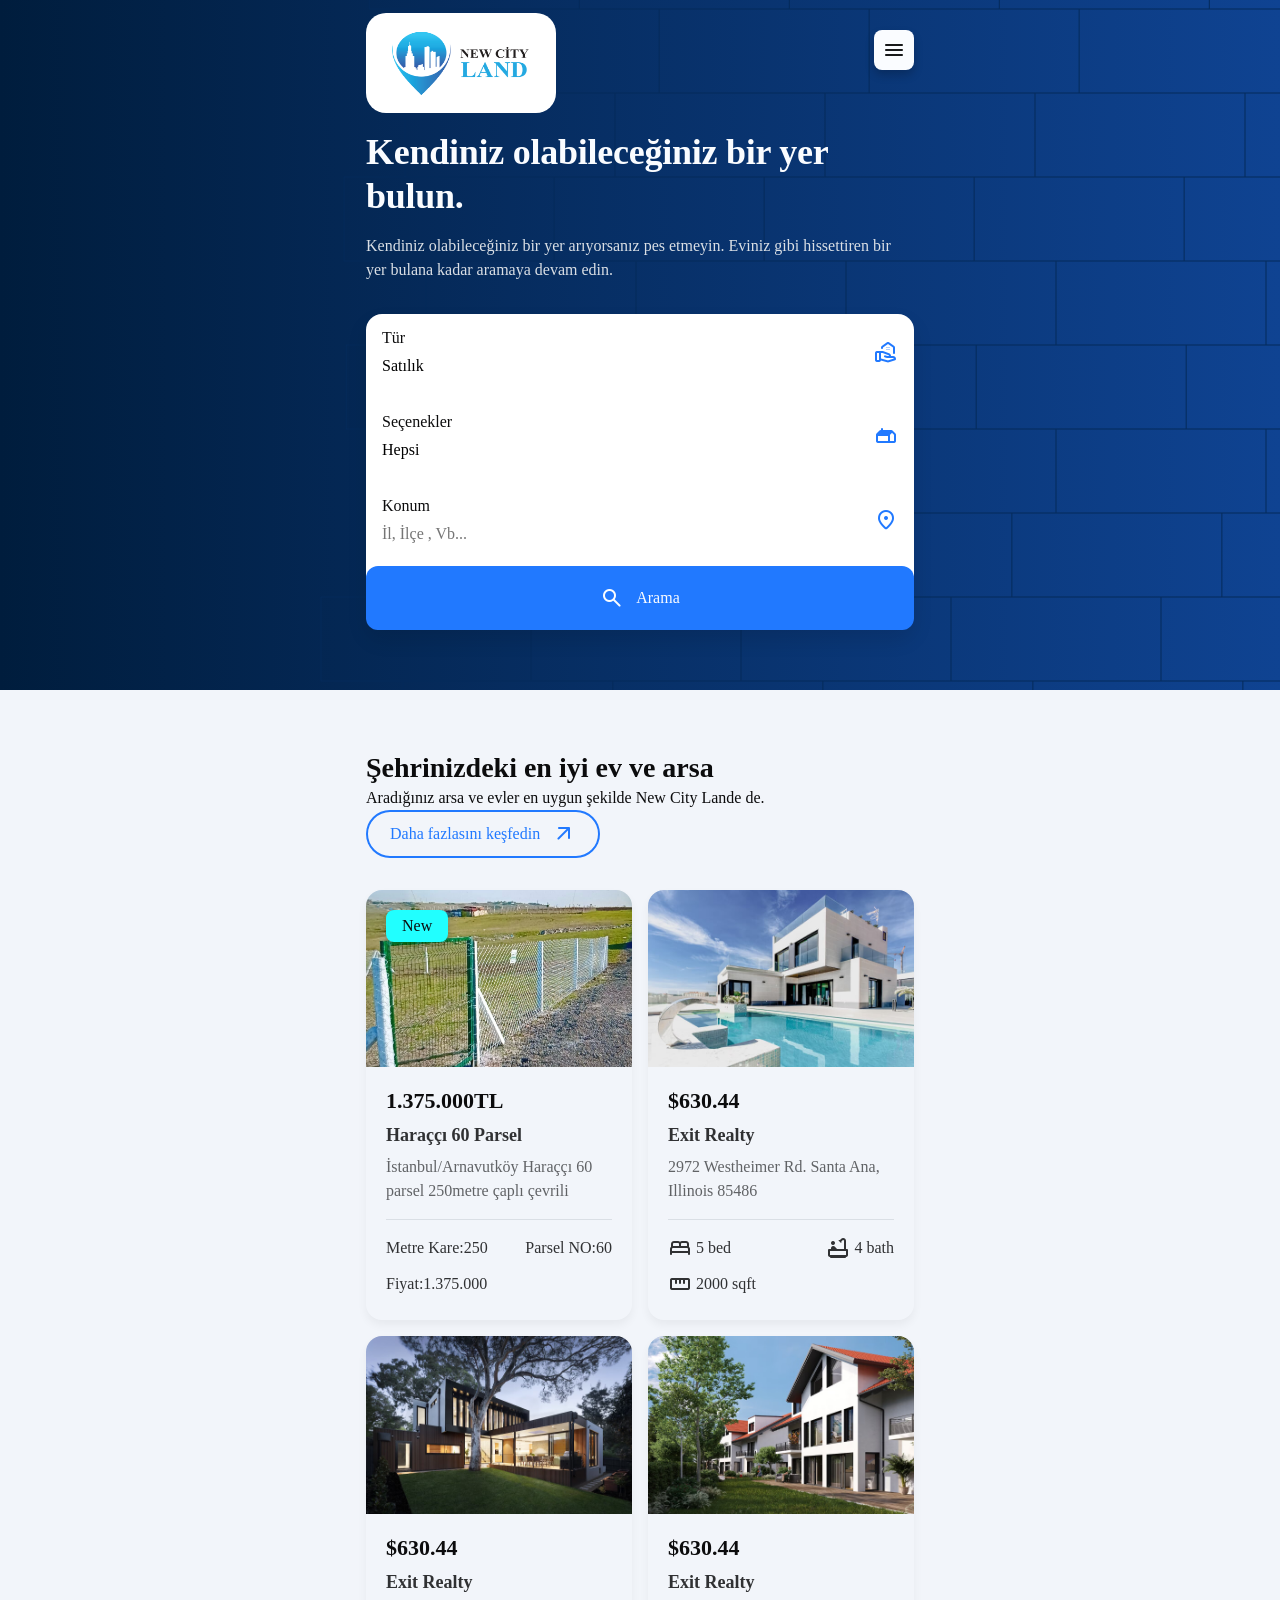
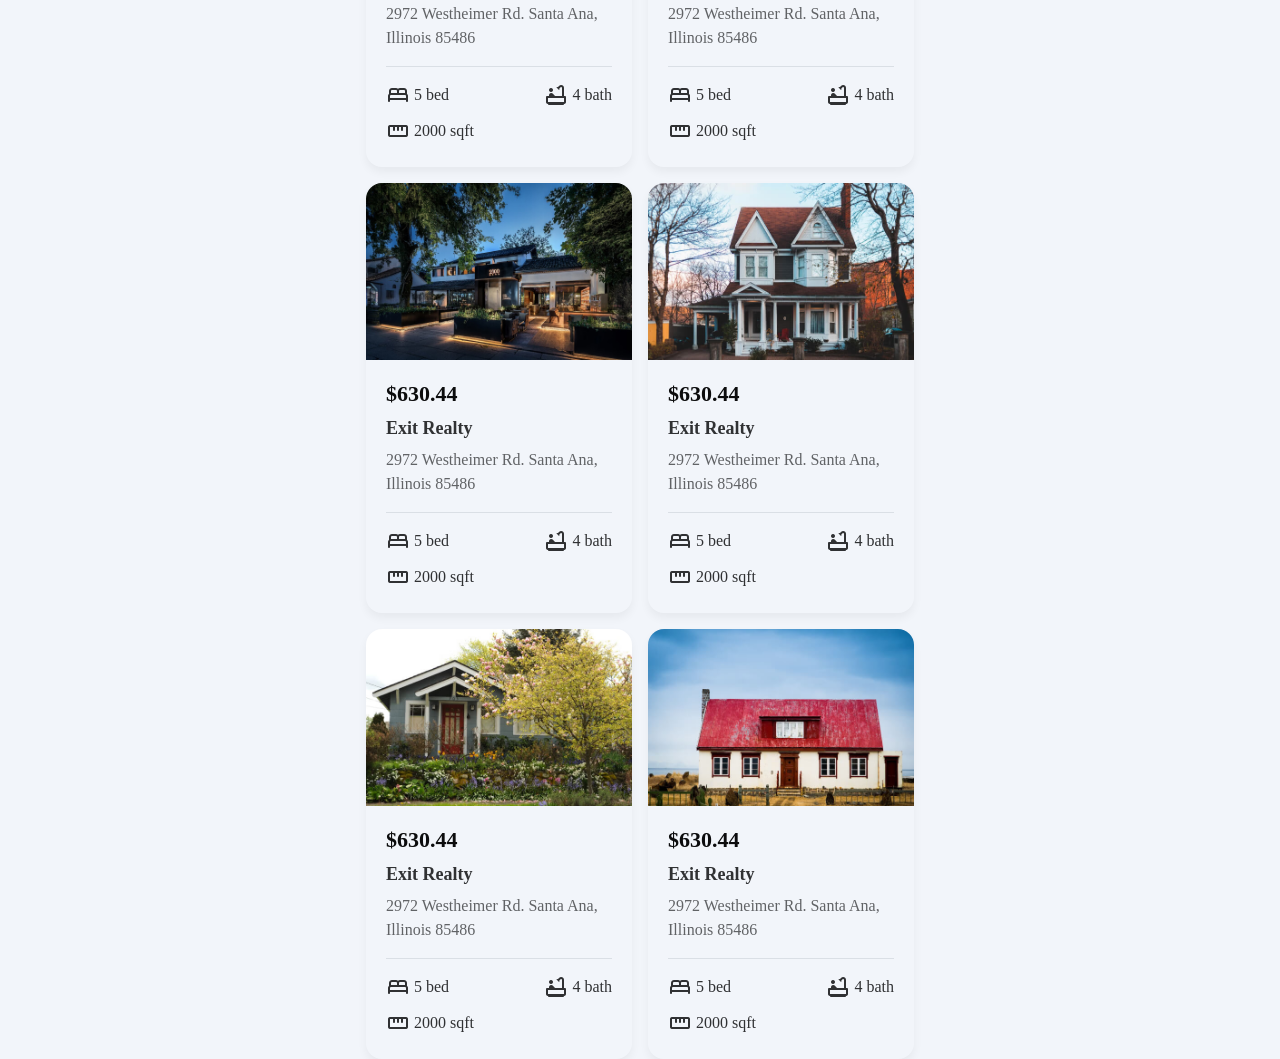
<file: Website_RealEstate/index.html>
<!DOCTYPE html>
<html lang="en">
<head>
    <meta charset="UTF-8">
    <meta name="viewport" content="width=device-width, initial-scale=1.0">


    <title>New City Lande</title>
    <meta name="title" content="New City Lande">
    <meta name="description" content="TalhaYILMAZ tarafından oluşturulan web sitesidir">

    <!-- 
        - Site simgesi
    -->
    <link rel="shortcut icon" href="./favicon.svg" type="image/svg+xml">

    <!--
        - google font linkleri
    -->
    <link rel="preconnect" href="https://fonts.googleapis.com">
    <link rel="preconnect" href="https://fonts.gstatic.com" crossorigin>
    <link href="https://fonts.googleapis.com/css2?family=Montserrat:wght@400;600;700&display=swap" rel="stylesheet">
    
    <!-- 
        - google ikon linkleri
    -->
    <link rel="stylesheet" href="https://fonts.googleapis.com/css2?family=Material+Symbols+Rounded:opsz,wght,FILL,GRAD@24,400,0..1,0" />

    <!--
        - custom css link
    -->
    <link rel="stylesheet" href="./assets/css/style.css">

    <!--
        custom js link
    -->
    <script src="./assets/js/script.js" defer></script>

    <!--
        - önden yüklenmiş görseller
    -->
    
</head>
<body>
    
    <!--
        -#HEADER
    -->
    <header class="header" data-header>
        <div class="container">

            <a href="#" class="logo">
                <img class="asddsa" src="./assets/images/New City Land Logo-1.png" width="190" height="28" alt="New City Lande">
            </a>

            <nav class="navbar" data-navbar>

                <ul class="navbar-list">
                    
                    <li>
                        <a href="#" class="navbar-link label-medium">Menü</a>
                    </li>

                    <li>
                        <a href="#" class="navbar-link label-medium">Kiralık</a>
                    </li>

                    <li>
                        <a href="#" class="navbar-link label-medium">Sat</a>
                    </li>

                    <li>
                        <a href="#" class="navbar-link label-medium">Satılık</a>
                    </li>

                    <li>
                        <a href="#" class="navbar-link label-medium">Hakkında</a>
                    </li>


                </ul>

                <div class="navbar-wrapper">
                    <a href="#" class="btn-link label-medium">Giriş</a>

                    <a href="#" class="btn btn-fill label-medium">Başlayalım</a>
                </div>

            </nav>

            <button class="nav-toogle-btn icon-btn" aria-label="toogle navbar" data-nav-toggler>
                <span class="material-symbols-rounded open" aria-hidden="true">menu</span>

                <span class="material-symbols-rounded close" aria-hidden="true">close</span>
            </button>


        </div>
    </header>

    <main>
        <article>
            <!--
                - #ARAMA
            -->

            <section class="hero">
                <div class="container">

                    <div class="hero-contect">

                        <h1 class="headline-large hero-title">Kendiniz olabileceğiniz bir yer bulun.</h1>

                        <p class="body-large hero-text">
                            Kendiniz olabileceğiniz bir yer arıyorsanız pes etmeyin. Eviniz gibi hissettiren bir yer bulana kadar aramaya devam edin.

                        <form action="./" method="get" class="search-bar">

                            <label class="search-item">
                                <span class="label-medium label">Tür</span>

                                <select name="want-to" class="search-item-field body-medium">
                                    <option value="buy" selected>Satılık</option>
                                    <option value="sell">Sat</option>
                                    <option value="rent">Kiralık</option>
                                </select>

                                <span class="material-symbols-rounded" aria-hidden="true">real_estate_agent</span>
                            </label>


                            <label class="search-item">
                                <span class="label-medium label">Seçenekler</span>

                                <select name="property-type" class="search-item-field body-medium">
                                    <option value="any" selected>Hepsi</option>
                                    <option value="houses">evler</option>
                                    <option value="apartments">apartmanlar</option>
                                    <option value="villa">Villa</option>
                                    <option value="townhome">Arsa</option>
                                    <option value="bungalow">Tarla</option>
                                    <option value="loft">Tarla</option>
                                </select>

                                <span class="material-symbols-rounded" aria-hidden="true">gite</span>
                            </label>

                            <label class="search-item">
                                <span class="label-medium label">Konum</span>

                                <input type="text" name="location" placeholder="İl, İlçe , Vb..." class="search-item-field body-medium">

                                <span class="material-symbols-rounded" aria-hidden="true">location_on</span>
                            </label>

                            <button type="submit" class="search-btn">
                                <span class="material-symbols-rounded" aria-hidden="true">search</span>

                                <span class="label-medium">Arama</span>
                            </button>

                        </form>

                    </div>

                    <img src="./assets/images/hero.png" width="816" height="659" role="presentation" class="hero-banner">

                    <img src="./assets/images/bg-pattern.png" width="1240" height="840" role="presentation" class="bg-pattern">


                </div>
            </section>



            <!--
                - #İLANLAR
            -->
            
            <section class="section property" aria-labelledby="property-label">
                <div class="container">

                    <div class="title-wrapper">

                        <div>
                            <h2 class="section-title headline-small">Şehrinizdeki en iyi ev ve arsa</h2>

                            <p class="section-text body-large">
                               Aradığınız arsa ve evler en uygun şekilde New City Lande de.
                            </p>
                        </div>
                        
                        <a href="#" class="btn btn-outline">
                            <span class="label-medium">Daha fazlasını keşfedin</span>

                            <span class="material-symbols-rounded" aria-hidden="true">arrow_outward</span>
                        </a>


                    </div>

                    <div class="property-list">
                        <!--
                            #İLAN 1
                        -->
                        <div class="card">

                            <div class="card-banner">

                                <figure class="img-holder" style="--width: 585; --height: 390;">
                                <img src="./assets/images/haraççı60.jpg" width="585" height="390" alt="COVA Home Realty" class="img-cover">
                                </figure>

                                <span class="badge label-medium">New</span>

                                <button class="icon-btn fav-btn" aria-label="add to favorite" data-toggle-btn>
                                    <span class="material-symbols-rounded" aria-hidden="true">favorite</span>
                                </button>
                            </div>

                            <div class="card-content">
                                <span class="title-large">1.375.000TL</span>
    
                                <h3>
                                    <a href="" class="title-small card-title">Haraççı 60 Parsel</a>
                                </h3>
    
                                <address class="body-medium card-text">
                                   İstanbul/Arnavutköy  Haraççı 60 parsel 250metre çaplı çevrili
                                </address>
    
                                <div class="card-meta-list">
    
                                    <div class="meta-item">
                                        <span class="meta-text label-medium">Metre Kare:250</span>
                                    </div>
    
                                    <div class="meta-item">
                                        <span class="meta-text label-medium">Parsel NO:60</span>
                                    </div>
    
                                    <div class="meta-item">
                                        <span class="meta-text label-medium">Fiyat:1.375.000</span>
                                    </div>
                                </div>
    
                            </div>

                        </div>
                        
                        <!--
                            #İLAN 2
                        -->
                        <div class="card">

                            <div class="card-banner">

                                <figure class="img-holder" style="--width: 585; --height: 390;">
                                <img src="./assets/images/property-2.jpg" width="585" height="390" alt="Exit Realty" class="img-cover">
                                </figure>

                                <button class="icon-btn fav-btn" aria-label="add to favorite" data-toggle-btn>
                                    <span class="material-symbols-rounded" aria-hidden="true">favorite</span>
                                </button>
                            </div>

                            <div class="card-content">
                                <span class="title-large">$630.44</span>
    
                                <h3>
                                    <a href="" class="title-small card-title">Exit Realty</a>
                                </h3>
    
                                <address class="body-medium card-text">
                                    2972 Westheimer Rd. Santa Ana, Illinois 85486
                                </address>
                                
                                <!--
                                    #ÖLÇÜLER
                                -->
                                <div class="card-meta-list">
    
                                    <div class="meta-item">
                                        <span class="material-symbols-rounded meta-icon" aria-hidden="true">bed</span>
    
                                        <span class="meta-text label-medium">5 bed</span>
                                    </div>
    
                                    <div class="meta-item">
                                        <span class="material-symbols-rounded meta-icon" aria-hidden="true">bathtub</span>
    
                                        <span class="meta-text label-medium">4 bath</span>
                                    </div>
    
                                    <div class="meta-item">
                                        <span class="material-symbols-rounded meta-icon" aria-hidden="true">straighten</span>
    
                                        <span class="meta-text label-medium">2000 sqft</span>
                                    </div>
                                </div>
    
                            </div>

                        </div>

                        <!--
                            #İLAN 3
                        -->
                        <div class="card">
                            
                            <div class="card-banner">

                                <figure class="img-holder" style="--width: 585; --height: 390;">
                                <img src="./assets/images/property-3.jpg" width="585" height="390" alt="Exit Realty" class="img-cover">
                                </figure>

                                <button class="icon-btn fav-btn" aria-label="add to favorite" data-toggle-btn>
                                    <span class="material-symbols-rounded" aria-hidden="true">favorite</span>
                                </button>
                            </div>

                            <div class="card-content">
                                <span class="title-large">$630.44</span>
    
                                <h3>
                                    <a href="" class="title-small card-title">Exit Realty</a>
                                </h3>
    
                                <address class="body-medium card-text">
                                    2972 Westheimer Rd. Santa Ana, Illinois 85486
                                </address>
                                
                                <!--
                                    #ÖLÇÜLER
                                -->
                                <div class="card-meta-list">
    
                                    <div class="meta-item">
                                        <span class="material-symbols-rounded meta-icon" aria-hidden="true">bed</span>
    
                                        <span class="meta-text label-medium">5 bed</span>
                                    </div>
    
                                    <div class="meta-item">
                                        <span class="material-symbols-rounded meta-icon" aria-hidden="true">bathtub</span>
    
                                        <span class="meta-text label-medium">4 bath</span>
                                    </div>
    
                                    <div class="meta-item">
                                        <span class="material-symbols-rounded meta-icon" aria-hidden="true">straighten</span>
    
                                        <span class="meta-text label-medium">2000 sqft</span>
                                    </div>
                                </div>
    
                            </div>

                        </div>

                        <!--
                            #İLAN 4
                        -->
                        <div class="card">
                            
                            <div class="card-banner">

                                <figure class="img-holder" style="--width: 585; --height: 390;">
                                <img src="./assets/images/property-4.jpg" width="585" height="390" alt="Exit Realty" class="img-cover">
                                </figure>

                                <button class="icon-btn fav-btn" aria-label="add to favorite" data-toggle-btn>
                                    <span class="material-symbols-rounded" aria-hidden="true">favorite</span>
                                </button>
                            </div>

                            <div class="card-content">
                                <span class="title-large">$630.44</span>
    
                                <h3>
                                    <a href="" class="title-small card-title">Exit Realty</a>
                                </h3>
    
                                <address class="body-medium card-text">
                                    2972 Westheimer Rd. Santa Ana, Illinois 85486
                                </address>
                                
                                <!--
                                    #ÖLÇÜLER
                                -->
                                <div class="card-meta-list">
    
                                    <div class="meta-item">
                                        <span class="material-symbols-rounded meta-icon" aria-hidden="true">bed</span>
    
                                        <span class="meta-text label-medium">5 bed</span>
                                    </div>
    
                                    <div class="meta-item">
                                        <span class="material-symbols-rounded meta-icon" aria-hidden="true">bathtub</span>
    
                                        <span class="meta-text label-medium">4 bath</span>
                                    </div>
    
                                    <div class="meta-item">
                                        <span class="material-symbols-rounded meta-icon" aria-hidden="true">straighten</span>
    
                                        <span class="meta-text label-medium">2000 sqft</span>
                                    </div>
                                </div>
    
                            </div>

                        </div>

                        <!--
                            #İLAN 5
                        -->
                        <div class="card">
                            
                            <div class="card-banner">

                                <figure class="img-holder" style="--width: 585; --height: 390;">
                                <img src="./assets/images/property-5.jpg" width="585" height="390" alt="Exit Realty" class="img-cover">
                                </figure>

                                <button class="icon-btn fav-btn" aria-label="add to favorite" data-toggle-btn>
                                    <span class="material-symbols-rounded" aria-hidden="true">favorite</span>
                                </button>
                            </div>

                            <div class="card-content">
                                <span class="title-large">$630.44</span>
    
                                <h3>
                                    <a href="" class="title-small card-title">Exit Realty</a>
                                </h3>
    
                                <address class="body-medium card-text">
                                    2972 Westheimer Rd. Santa Ana, Illinois 85486
                                </address>
                                
                                <!--
                                    #ÖLÇÜLER
                                -->
                                <div class="card-meta-list">
    
                                    <div class="meta-item">
                                        <span class="material-symbols-rounded meta-icon" aria-hidden="true">bed</span>
    
                                        <span class="meta-text label-medium">5 bed</span>
                                    </div>
    
                                    <div class="meta-item">
                                        <span class="material-symbols-rounded meta-icon" aria-hidden="true">bathtub</span>
    
                                        <span class="meta-text label-medium">4 bath</span>
                                    </div>
    
                                    <div class="meta-item">
                                        <span class="material-symbols-rounded meta-icon" aria-hidden="true">straighten</span>
    
                                        <span class="meta-text label-medium">2000 sqft</span>
                                    </div>
                                </div>
    
                            </div>

                        </div>

                        <!--
                            #İLAN 6
                        -->
                        <div class="card">
                            
                            <div class="card-banner">

                                <figure class="img-holder" style="--width: 585; --height: 390;">
                                <img src="./assets/images/property-6.jpg" width="585" height="390" alt="Exit Realty" class="img-cover">
                                </figure>

                                <button class="icon-btn fav-btn" aria-label="add to favorite" data-toggle-btn>
                                    <span class="material-symbols-rounded" aria-hidden="true">favorite</span>
                                </button>
                            </div>

                            <div class="card-content">
                                <span class="title-large">$630.44</span>
    
                                <h3>
                                    <a href="" class="title-small card-title">Exit Realty</a>
                                </h3>
    
                                <address class="body-medium card-text">
                                    2972 Westheimer Rd. Santa Ana, Illinois 85486
                                </address>
                                
                                <!--
                                    #ÖLÇÜLER
                                -->
                                <div class="card-meta-list">
    
                                    <div class="meta-item">
                                        <span class="material-symbols-rounded meta-icon" aria-hidden="true">bed</span>
    
                                        <span class="meta-text label-medium">5 bed</span>
                                    </div>
    
                                    <div class="meta-item">
                                        <span class="material-symbols-rounded meta-icon" aria-hidden="true">bathtub</span>
    
                                        <span class="meta-text label-medium">4 bath</span>
                                    </div>
    
                                    <div class="meta-item">
                                        <span class="material-symbols-rounded meta-icon" aria-hidden="true">straighten</span>
    
                                        <span class="meta-text label-medium">2000 sqft</span>
                                    </div>
                                </div>
    
                            </div>

                        </div>

                        <!--
                            #İLAN 7
                        -->
                        <div class="card">
                            
                            <div class="card-banner">

                                <figure class="img-holder" style="--width: 585; --height: 390;">
                                <img src="./assets/images/property-7.jpg" width="585" height="390" alt="Exit Realty" class="img-cover">
                                </figure>

                                <button class="icon-btn fav-btn" aria-label="add to favorite" data-toggle-btn>
                                    <span class="material-symbols-rounded" aria-hidden="true">favorite</span>
                                </button>
                            </div>

                            <div class="card-content">
                                <span class="title-large">$630.44</span>
    
                                <h3>
                                    <a href="" class="title-small card-title">Exit Realty</a>
                                </h3>
    
                                <address class="body-medium card-text">
                                    2972 Westheimer Rd. Santa Ana, Illinois 85486
                                </address>
                                
                                <!--
                                    #ÖLÇÜLER
                                -->
                                <div class="card-meta-list">
    
                                    <div class="meta-item">
                                        <span class="material-symbols-rounded meta-icon" aria-hidden="true">bed</span>
    
                                        <span class="meta-text label-medium">5 bed</span>
                                    </div>
    
                                    <div class="meta-item">
                                        <span class="material-symbols-rounded meta-icon" aria-hidden="true">bathtub</span>
    
                                        <span class="meta-text label-medium">4 bath</span>
                                    </div>
    
                                    <div class="meta-item">
                                        <span class="material-symbols-rounded meta-icon" aria-hidden="true">straighten</span>
    
                                        <span class="meta-text label-medium">2000 sqft</span>
                                    </div>
                                </div>
    
                            </div>

                        </div>

                        <!--
                            #İLAN 8
                        -->
                        <div class="card">
                            
                            <div class="card-banner">

                                <figure class="img-holder" style="--width: 585; --height: 390;">
                                <img src="./assets/images/property-8.jpg" width="585" height="390" alt="Exit Realty" class="img-cover">
                                </figure>

                                <button class="icon-btn fav-btn" aria-label="add to favorite" data-toggle-btn>
                                    <span class="material-symbols-rounded" aria-hidden="true">favorite</span>
                                </button>
                            </div>

                            <div class="card-content">
                                <span class="title-large">$630.44</span>
    
                                <h3>
                                    <a href="" class="title-small card-title">Exit Realty</a>
                                </h3>
    
                                <address class="body-medium card-text">
                                    2972 Westheimer Rd. Santa Ana, Illinois 85486
                                </address>
                                
                                <!--
                                    #ÖLÇÜLER
                                -->
                                <div class="card-meta-list">
    
                                    <div class="meta-item">
                                        <span class="material-symbols-rounded meta-icon" aria-hidden="true">bed</span>
    
                                        <span class="meta-text label-medium">5 bed</span>
                                    </div>
    
                                    <div class="meta-item">
                                        <span class="material-symbols-rounded meta-icon" aria-hidden="true">bathtub</span>
    
                                        <span class="meta-text label-medium">4 bath</span>
                                    </div>
    
                                    <div class="meta-item">
                                        <span class="material-symbols-rounded meta-icon" aria-hidden="true">straighten</span>
    
                                        <span class="meta-text label-medium">2000 sqft</span>
                                    </div>
                                </div>
    
                            </div>

                        </div>





                    </div>


                </div>
            </section>


        </article>
    </main>


</body>
</html>
</file>
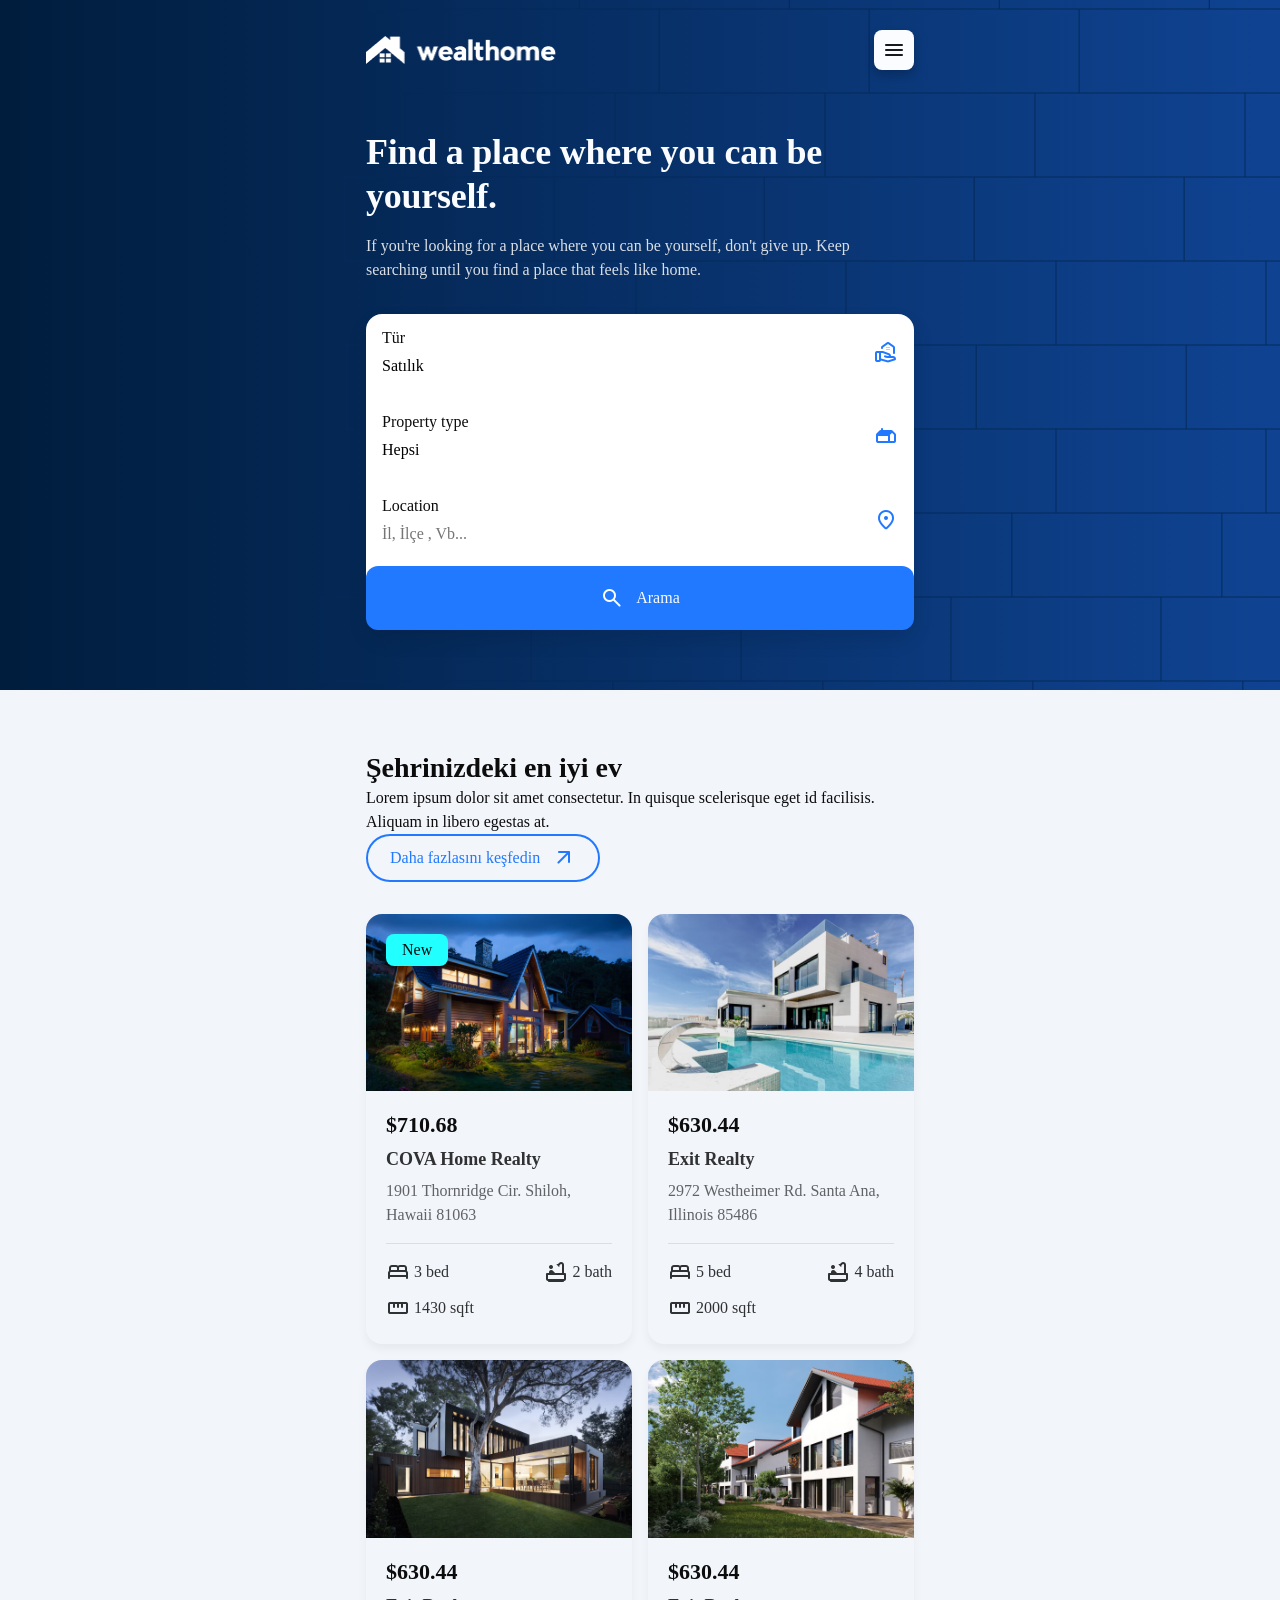
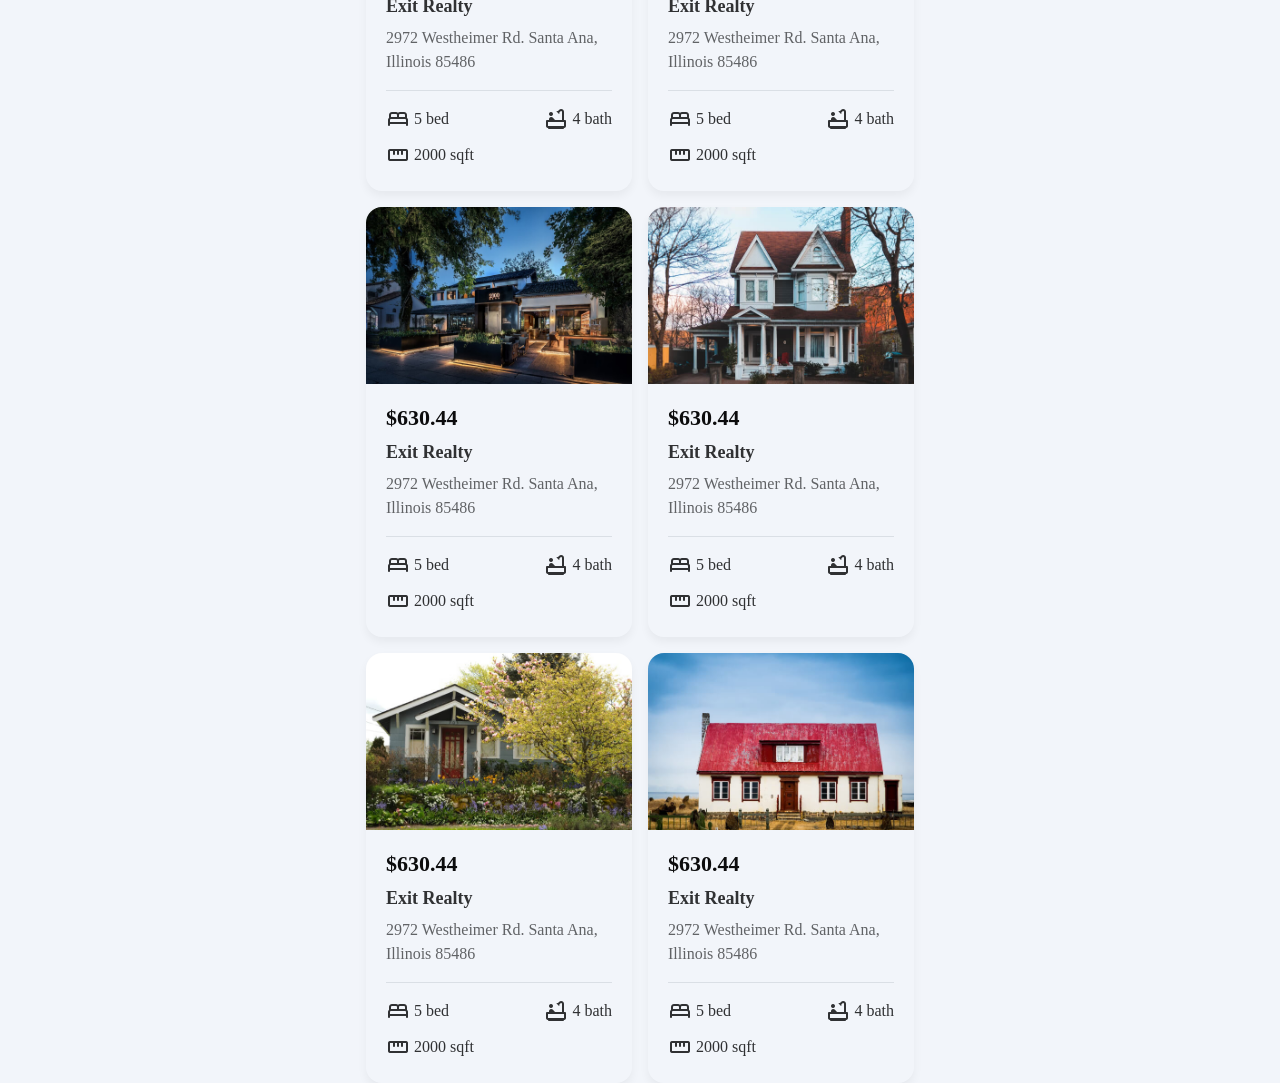
<file: Website_RealEstate/assets/_/index.html>
<!DOCTYPE html>
<html lang="en">
<head>
    <meta charset="UTF-8">
    <meta name="viewport" content="width=device-width, initial-scale=1.0">


    <title>New City Lande</title>
    <meta name="title" content="New City Lande">
    <meta name="description" content="TalhaYILMAZ tarafından oluşturulan web sitesidir">

    <!-- 
        - Site simgesi
    -->
    <link rel="shortcut icon" href="./favicon.svg" type="image/svg+xml">

    <!--
        - google font linkleri
    -->
    <link rel="preconnect" href="https://fonts.googleapis.com">
    <link rel="preconnect" href="https://fonts.gstatic.com" crossorigin>
    <link href="https://fonts.googleapis.com/css2?family=Montserrat:wght@400;600;700&display=swap" rel="stylesheet">
    
    <!-- 
        - google ikon linkleri
    -->
    <link rel="stylesheet" href="https://fonts.googleapis.com/css2?family=Material+Symbols+Rounded:opsz,wght,FILL,GRAD@24,400,0..1,0" />

    <!--
        - custom css link
    -->
    <link rel="stylesheet" href="./assets/css/style.css">

    <!--
        custom js link
    -->
    <script src="./assets/js/script.js" defer></script>

    <!--
        - önden yüklenmiş görseller
    -->
    
</head>
<body>
    
    <!--
        -#HEADER
    -->
    <header class="header" data-header>
        <div class="container">

            <a href="#" class="logo">
                <img src="./assets/images/logo.png" width="190" height="28" alt="New City Lande">
            </a>

            <nav class="navbar" data-navbar>

                <ul class="navbar-list">

                    <li>
                        <a href="#" class="navbar-link label-medium">Menü</a>
                    </li>

                    <li>
                        <a href="#" class="navbar-link label-medium">Kiralık</a>
                    </li>

                    <li>
                        <a href="#" class="navbar-link label-medium">Sat</a>
                    </li>

                    <li>
                        <a href="#" class="navbar-link label-medium">Satılık</a>
                    </li>

                    <li>
                        <a href="#" class="navbar-link label-medium">Hakkında</a>
                    </li>


                </ul>

                <div class="navbar-wrapper">
                    <a href="#" class="btn-link label-medium">Giriş</a>

                    <a href="#" class="btn btn-fill label-medium">Başlayalım</a>
                </div>

            </nav>

            <button class="nav-toogle-btn icon-btn" aria-label="toogle navbar" data-nav-toggler>
                <span class="material-symbols-rounded open" aria-hidden="true">menu</span>

                <span class="material-symbols-rounded close" aria-hidden="true">close</span>
            </button>


        </div>
    </header>

    <main>
        <article>
            <!--
                - #ARAMA
            -->

            <section class="hero">
                <div class="container">

                    <div class="hero-contect">

                        <h1 class="headline-large hero-title">Find a place where you can be yourself.</h1>

                        <p class="body-large hero-text">
                            If you're looking for a place where you can be yourself, don't give up. Keep searching until you find a place that feels like home.
                        </p>

                        <form action="./" method="get" class="search-bar">

                            <label class="search-item">
                                <span class="label-medium label">Tür</span>

                                <select name="want-to" class="search-item-field body-medium">
                                    <option value="buy" selected>Satılık</option>
                                    <option value="sell">Sat</option>
                                    <option value="rent">Kiralık</option>
                                </select>

                                <span class="material-symbols-rounded" aria-hidden="true">real_estate_agent</span>
                            </label>


                            <label class="search-item">
                                <span class="label-medium label">Property type</span>

                                <select name="property-type" class="search-item-field body-medium">
                                    <option value="any" selected>Hepsi</option>
                                    <option value="houses">evler</option>
                                    <option value="apartments">apartmanlar</option>
                                    <option value="villa">Villa</option>
                                    <option value="townhome">Arsa</option>
                                    <option value="bungalow">Tarla</option>
                                    <option value="loft">Tarla</option>
                                </select>

                                <span class="material-symbols-rounded" aria-hidden="true">gite</span>
                            </label>

                            <label class="search-item">
                                <span class="label-medium label">Location</span>

                                <input type="text" name="location" placeholder="İl, İlçe , Vb..." class="search-item-field body-medium">

                                <span class="material-symbols-rounded" aria-hidden="true">location_on</span>
                            </label>

                            <button type="submit" class="search-btn">
                                <span class="material-symbols-rounded" aria-hidden="true">search</span>

                                <span class="label-medium">Arama</span>
                            </button>

                        </form>

                    </div>

                    <img src="./assets/images/hero.png" width="816" height="659" role="presentation" class="hero-banner">

                    <img src="./assets/images/bg-pattern.png" width="1240" height="840" role="presentation" class="bg-pattern">


                </div>
            </section>



            <!--
                - #İLANLAR
            -->
            
            <section class="section property" aria-labelledby="property-label">
                <div class="container">

                    <div class="title-wrapper">

                        <div>
                            <h2 class="section-title headline-small">Şehrinizdeki en iyi ev</h2>

                            <p class="section-text body-large">
                                Lorem ipsum dolor sit amet consectetur. In quisque scelerisque eget id facilisis. Aliquam in libero egestas at.
                            </p>
                        </div>
                        
                        <a href="#" class="btn btn-outline">
                            <span class="label-medium">Daha fazlasını keşfedin</span>

                            <span class="material-symbols-rounded" aria-hidden="true">arrow_outward</span>
                        </a>


                    </div>

                    <div class="property-list">
                        <!--
                            #İLAN 1
                        -->
                        <div class="card">

                            <div class="card-banner">

                                <figure class="img-holder" style="--width: 585; --height: 390;">
                                <img src="./assets/images/property-1.jpg" width="585" height="390" alt="COVA Home Realty" class="img-cover">
                                </figure>

                                <span class="badge label-medium">New</span>

                                <button class="icon-btn fav-btn" aria-label="add to favorite" data-toggle-btn>
                                    <span class="material-symbols-rounded" aria-hidden="true">favorite</span>
                                </button>
                            </div>

                            <div class="card-content">
                                <span class="title-large">$710.68</span>
    
                                <h3>
                                    <a href="" class="title-small card-title">COVA Home Realty</a>
                                </h3>
    
                                <address class="body-medium card-text">
                                    1901 Thornridge Cir. Shiloh, Hawaii 81063
                                </address>
    
                                <div class="card-meta-list">
    
                                    <div class="meta-item">
                                        <span class="material-symbols-rounded meta-icon" aria-hidden="true">bed</span>
    
                                        <span class="meta-text label-medium">3 bed</span>
                                    </div>
    
                                    <div class="meta-item">
                                        <span class="material-symbols-rounded meta-icon" aria-hidden="true">bathtub</span>
    
                                        <span class="meta-text label-medium">2 bath</span>
                                    </div>
    
                                    <div class="meta-item">
                                        <span class="material-symbols-rounded meta-icon" aria-hidden="true">straighten</span>
    
                                        <span class="meta-text label-medium">1430 sqft</span>
                                    </div>
                                </div>
    
                            </div>

                        </div>
                        
                        <!--
                            #İLAN 2
                        -->
                        <div class="card">

                            <div class="card-banner">

                                <figure class="img-holder" style="--width: 585; --height: 390;">
                                <img src="./assets/images/property-2.jpg" width="585" height="390" alt="Exit Realty" class="img-cover">
                                </figure>

                                <button class="icon-btn fav-btn" aria-label="add to favorite" data-toggle-btn>
                                    <span class="material-symbols-rounded" aria-hidden="true">favorite</span>
                                </button>
                            </div>

                            <div class="card-content">
                                <span class="title-large">$630.44</span>
    
                                <h3>
                                    <a href="" class="title-small card-title">Exit Realty</a>
                                </h3>
    
                                <address class="body-medium card-text">
                                    2972 Westheimer Rd. Santa Ana, Illinois 85486
                                </address>
                                
                                <!--
                                    #ÖLÇÜLER
                                -->
                                <div class="card-meta-list">
    
                                    <div class="meta-item">
                                        <span class="material-symbols-rounded meta-icon" aria-hidden="true">bed</span>
    
                                        <span class="meta-text label-medium">5 bed</span>
                                    </div>
    
                                    <div class="meta-item">
                                        <span class="material-symbols-rounded meta-icon" aria-hidden="true">bathtub</span>
    
                                        <span class="meta-text label-medium">4 bath</span>
                                    </div>
    
                                    <div class="meta-item">
                                        <span class="material-symbols-rounded meta-icon" aria-hidden="true">straighten</span>
    
                                        <span class="meta-text label-medium">2000 sqft</span>
                                    </div>
                                </div>
    
                            </div>

                        </div>

                        <!--
                            #İLAN 3
                        -->
                        <div class="card">
                            
                            <div class="card-banner">

                                <figure class="img-holder" style="--width: 585; --height: 390;">
                                <img src="./assets/images/property-3.jpg" width="585" height="390" alt="Exit Realty" class="img-cover">
                                </figure>

                                <button class="icon-btn fav-btn" aria-label="add to favorite" data-toggle-btn>
                                    <span class="material-symbols-rounded" aria-hidden="true">favorite</span>
                                </button>
                            </div>

                            <div class="card-content">
                                <span class="title-large">$630.44</span>
    
                                <h3>
                                    <a href="" class="title-small card-title">Exit Realty</a>
                                </h3>
    
                                <address class="body-medium card-text">
                                    2972 Westheimer Rd. Santa Ana, Illinois 85486
                                </address>
                                
                                <!--
                                    #ÖLÇÜLER
                                -->
                                <div class="card-meta-list">
    
                                    <div class="meta-item">
                                        <span class="material-symbols-rounded meta-icon" aria-hidden="true">bed</span>
    
                                        <span class="meta-text label-medium">5 bed</span>
                                    </div>
    
                                    <div class="meta-item">
                                        <span class="material-symbols-rounded meta-icon" aria-hidden="true">bathtub</span>
    
                                        <span class="meta-text label-medium">4 bath</span>
                                    </div>
    
                                    <div class="meta-item">
                                        <span class="material-symbols-rounded meta-icon" aria-hidden="true">straighten</span>
    
                                        <span class="meta-text label-medium">2000 sqft</span>
                                    </div>
                                </div>
    
                            </div>

                        </div>

                        <!--
                            #İLAN 4
                        -->
                        <div class="card">
                            
                            <div class="card-banner">

                                <figure class="img-holder" style="--width: 585; --height: 390;">
                                <img src="./assets/images/property-4.jpg" width="585" height="390" alt="Exit Realty" class="img-cover">
                                </figure>

                                <button class="icon-btn fav-btn" aria-label="add to favorite" data-toggle-btn>
                                    <span class="material-symbols-rounded" aria-hidden="true">favorite</span>
                                </button>
                            </div>

                            <div class="card-content">
                                <span class="title-large">$630.44</span>
    
                                <h3>
                                    <a href="" class="title-small card-title">Exit Realty</a>
                                </h3>
    
                                <address class="body-medium card-text">
                                    2972 Westheimer Rd. Santa Ana, Illinois 85486
                                </address>
                                
                                <!--
                                    #ÖLÇÜLER
                                -->
                                <div class="card-meta-list">
    
                                    <div class="meta-item">
                                        <span class="material-symbols-rounded meta-icon" aria-hidden="true">bed</span>
    
                                        <span class="meta-text label-medium">5 bed</span>
                                    </div>
    
                                    <div class="meta-item">
                                        <span class="material-symbols-rounded meta-icon" aria-hidden="true">bathtub</span>
    
                                        <span class="meta-text label-medium">4 bath</span>
                                    </div>
    
                                    <div class="meta-item">
                                        <span class="material-symbols-rounded meta-icon" aria-hidden="true">straighten</span>
    
                                        <span class="meta-text label-medium">2000 sqft</span>
                                    </div>
                                </div>
    
                            </div>

                        </div>

                        <!--
                            #İLAN 5
                        -->
                        <div class="card">
                            
                            <div class="card-banner">

                                <figure class="img-holder" style="--width: 585; --height: 390;">
                                <img src="./assets/images/property-5.jpg" width="585" height="390" alt="Exit Realty" class="img-cover">
                                </figure>

                                <button class="icon-btn fav-btn" aria-label="add to favorite" data-toggle-btn>
                                    <span class="material-symbols-rounded" aria-hidden="true">favorite</span>
                                </button>
                            </div>

                            <div class="card-content">
                                <span class="title-large">$630.44</span>
    
                                <h3>
                                    <a href="" class="title-small card-title">Exit Realty</a>
                                </h3>
    
                                <address class="body-medium card-text">
                                    2972 Westheimer Rd. Santa Ana, Illinois 85486
                                </address>
                                
                                <!--
                                    #ÖLÇÜLER
                                -->
                                <div class="card-meta-list">
    
                                    <div class="meta-item">
                                        <span class="material-symbols-rounded meta-icon" aria-hidden="true">bed</span>
    
                                        <span class="meta-text label-medium">5 bed</span>
                                    </div>
    
                                    <div class="meta-item">
                                        <span class="material-symbols-rounded meta-icon" aria-hidden="true">bathtub</span>
    
                                        <span class="meta-text label-medium">4 bath</span>
                                    </div>
    
                                    <div class="meta-item">
                                        <span class="material-symbols-rounded meta-icon" aria-hidden="true">straighten</span>
    
                                        <span class="meta-text label-medium">2000 sqft</span>
                                    </div>
                                </div>
    
                            </div>

                        </div>

                        <!--
                            #İLAN 6
                        -->
                        <div class="card">
                            
                            <div class="card-banner">

                                <figure class="img-holder" style="--width: 585; --height: 390;">
                                <img src="./assets/images/property-6.jpg" width="585" height="390" alt="Exit Realty" class="img-cover">
                                </figure>

                                <button class="icon-btn fav-btn" aria-label="add to favorite" data-toggle-btn>
                                    <span class="material-symbols-rounded" aria-hidden="true">favorite</span>
                                </button>
                            </div>

                            <div class="card-content">
                                <span class="title-large">$630.44</span>
    
                                <h3>
                                    <a href="" class="title-small card-title">Exit Realty</a>
                                </h3>
    
                                <address class="body-medium card-text">
                                    2972 Westheimer Rd. Santa Ana, Illinois 85486
                                </address>
                                
                                <!--
                                    #ÖLÇÜLER
                                -->
                                <div class="card-meta-list">
    
                                    <div class="meta-item">
                                        <span class="material-symbols-rounded meta-icon" aria-hidden="true">bed</span>
    
                                        <span class="meta-text label-medium">5 bed</span>
                                    </div>
    
                                    <div class="meta-item">
                                        <span class="material-symbols-rounded meta-icon" aria-hidden="true">bathtub</span>
    
                                        <span class="meta-text label-medium">4 bath</span>
                                    </div>
    
                                    <div class="meta-item">
                                        <span class="material-symbols-rounded meta-icon" aria-hidden="true">straighten</span>
    
                                        <span class="meta-text label-medium">2000 sqft</span>
                                    </div>
                                </div>
    
                            </div>

                        </div>

                        <!--
                            #İLAN 7
                        -->
                        <div class="card">
                            
                            <div class="card-banner">

                                <figure class="img-holder" style="--width: 585; --height: 390;">
                                <img src="./assets/images/property-7.jpg" width="585" height="390" alt="Exit Realty" class="img-cover">
                                </figure>

                                <button class="icon-btn fav-btn" aria-label="add to favorite" data-toggle-btn>
                                    <span class="material-symbols-rounded" aria-hidden="true">favorite</span>
                                </button>
                            </div>

                            <div class="card-content">
                                <span class="title-large">$630.44</span>
    
                                <h3>
                                    <a href="" class="title-small card-title">Exit Realty</a>
                                </h3>
    
                                <address class="body-medium card-text">
                                    2972 Westheimer Rd. Santa Ana, Illinois 85486
                                </address>
                                
                                <!--
                                    #ÖLÇÜLER
                                -->
                                <div class="card-meta-list">
    
                                    <div class="meta-item">
                                        <span class="material-symbols-rounded meta-icon" aria-hidden="true">bed</span>
    
                                        <span class="meta-text label-medium">5 bed</span>
                                    </div>
    
                                    <div class="meta-item">
                                        <span class="material-symbols-rounded meta-icon" aria-hidden="true">bathtub</span>
    
                                        <span class="meta-text label-medium">4 bath</span>
                                    </div>
    
                                    <div class="meta-item">
                                        <span class="material-symbols-rounded meta-icon" aria-hidden="true">straighten</span>
    
                                        <span class="meta-text label-medium">2000 sqft</span>
                                    </div>
                                </div>
    
                            </div>

                        </div>

                        <!--
                            #İLAN 8
                        -->
                        <div class="card">
                            
                            <div class="card-banner">

                                <figure class="img-holder" style="--width: 585; --height: 390;">
                                <img src="./assets/images/property-8.jpg" width="585" height="390" alt="Exit Realty" class="img-cover">
                                </figure>

                                <button class="icon-btn fav-btn" aria-label="add to favorite" data-toggle-btn>
                                    <span class="material-symbols-rounded" aria-hidden="true">favorite</span>
                                </button>
                            </div>

                            <div class="card-content">
                                <span class="title-large">$630.44</span>
    
                                <h3>
                                    <a href="" class="title-small card-title">Exit Realty</a>
                                </h3>
    
                                <address class="body-medium card-text">
                                    2972 Westheimer Rd. Santa Ana, Illinois 85486
                                </address>
                                
                                <!--
                                    #ÖLÇÜLER
                                -->
                                <div class="card-meta-list">
    
                                    <div class="meta-item">
                                        <span class="material-symbols-rounded meta-icon" aria-hidden="true">bed</span>
    
                                        <span class="meta-text label-medium">5 bed</span>
                                    </div>
    
                                    <div class="meta-item">
                                        <span class="material-symbols-rounded meta-icon" aria-hidden="true">bathtub</span>
    
                                        <span class="meta-text label-medium">4 bath</span>
                                    </div>
    
                                    <div class="meta-item">
                                        <span class="material-symbols-rounded meta-icon" aria-hidden="true">straighten</span>
    
                                        <span class="meta-text label-medium">2000 sqft</span>
                                    </div>
                                </div>
    
                            </div>

                        </div>





                    </div>


                </div>
            </section>


        </article>
    </main>


</body>
</html>
</file>
<file: Website_RealEstate/assets/css/style.css>
/*-----------------------------------*\
  #style.css
\*-----------------------------------*/

/**
 * copyright 2023 codewithsadee
 */





/*-----------------------------------*\
  #CUSTOM PROPERTY
\*-----------------------------------*/

:root {
  /*  COLORS */

--white: #FFFFFF;
--yellow: #F6BD26;
--primary-100: #2179FF;
--primary-90: #1E6DE5;
--primary-80: #1B61CC;
--primary-70: #1755B2;
--primary-40: #0D3166;
--primary-20: #071833;
--secondary-100: #21FFFF;
--secondary-20: #073333;
--neutral-100: #FAFCFF;
--neutral-98: #F2F5FA;
--neutral-95: #E9ECF2;
--neutral-90: #DADFE5;
--neutral-80: #C2C6CC;
--neutral-60: #919499;
--neutral-50: #797C80;
--neutral-40: #616366;
--neutral-30: #494A4D;
--neutral-20: #303133;
--neutral-10: #18191A;
--neutral-5: #0C0C0D;
--error-100: #FF2134;

/* GRADİENT */

--gradient: linear-gradient(270deg, #0F4392 0%, #001D3D 100%);

/** 
  * TYPOGRAPHY 
  */

  /* font family */
  --font-primary: 'Montserrat', sans-serif;

  /* font size */ 
  --fs-base: 62.5%;
  --fs-headline-large: 3.6rem;
  --fs-headline-medium: 2.8rem;
  --fs-headline-small: 2.8rem;
  --fs-title-large: 2.2rem;
  --fs-title-medium: 2rem;
  --fs-title-small: 1.8rem;
  --fs-body-large: 1.6rem;
  --fs-body-medium: 1.6rem;
  --fs-label-large: 1.6rem;
  --fs-label-medium: 1.4rem;

  /* line height */
  --lh-headline-large: 44px;
  --lh-headline-medium: 36px;
  --lh-headline-small: 36px;
  --lh-title-large: 28px;
  --lh-title-medium: 24px;
  --lh-title-small: 24px;
  --lh-body-large: 24px;
  --lh-body-medium: 24px;
  --lh-label-large: 24px;
  --lh-label-medium: 20px;

  /* font weight */
  --weight-bold: 700;
  --weight-semiBold: 600;
  --weight-regular: 400;

  /* letter spacing */
  --traking-n-025: -0.25px;
  --traking-p-05: 0.5px;

  /**
   *RADIUS
   */

  --radius-small: 8px;
  --radius-medium: 12px;
  --radius-large: 16px;
  --radius-extra-large: 32px;
  --radius-full: 1000px;
  --radius-circle: 50%;
    
  /**
   * SHADOW
   */

  --shadow-1: 0px 2px 4px 0px #00000033;
  --shadow-2: 0px 5px 10px 0px #0000000D;
  --shadow-3: 0px 5px 10px 0px #00000033;
  --shadow-4: 0px 10px 20px 0px #0000001A;

  /**
   * Transition
   */

  --transition-easing-quick: cubic-bezier(0, 0.7, 0.3, 1);
  --transition-duration-quick: 200ms;
  --transition-duration-smooth: 500ms;
  }



/*-----------------------------------*\
  #RESET
\*-----------------------------------*/


*,
*::before,
*::after{
  margin: 0;
  padding: 0;
  box-sizing: border-box;
}

li{ list-style: none; }


a,
img,
span,
input,
select,
button{display: block;}

a{
  color: inherit;
  text-decoration: none;
}

img{ height: auto;}

input,
button,
select{
background: none;
border: none;
font: inherit;
}

button{ cursor: pointer; }

input,
select {
  width: 100%;
  outline: none;
}


address{ font-style: normal; }


select{
  appearance: none;
  -webkit-appearance: none;
  -moz-appearance: none;
}

html{
  font-size: var(--font-primary);
  font-size: var(--fs-base);
  scroll-behavior: smooth;
}

body{
  background-color: var(--neutral-98);
  color: var(--neutral-5);
  font-size: var(--fs-body-medium);
  line-height: var(--lh-body-medium);
}

::-webkit-scrollbar { width: 12px; }

::-webkit-scrollbar-track { background-color: var(--neutral-90); }

::-webkit-scrollbar-thumb {
  background-color: var(--neutral-60);
  border-radius: 4px;

}



/*-----------------------------------*\
  #TYPOGRAPHY
\*-----------------------------------*/

.headline-large {
  font-size: var(--fs-headline-large);
  line-height: var(--lh-headline-large);
  font-weight: var(--weight-bold);
  letter-spacing: var(--traking-n-025);
}

.headline-medium {
  font-size: var(--fs-headline-medium);
  line-height: var(--lh-headline-medium);
  font-weight: var(--weight-bold);
}

.headline-small {
  font-size: var(--fs-headline-small);
  line-height: var(--lh-headline-small);
  font-weight: var(--weight-bold);
}

.title-large {
  font-size: var(--fs-title-large);
  line-height: var(--lh-title-large);
  font-weight: var(--weight-semiBold);
}

.title-medium {
  font-size: var(--fs-title-medium);
  line-height: var(--lh-title-medium);
  font-weight: var(--weight-semiBold);
}

.title-small {
  font-size: var(--fs-title-small);
  line-height: var(--lh-title-small);
  font-weight: var(--weight-semiBold);
}

.body-large {
  font-size: var(--fs-body-large);
  line-height: var(--lh-body-large);
  font-weight: var(--weight-regular);
}

.body-medium {
  font-size: var(--fs-body-medium);
  line-height: var(--lh-body-medium);
  font-weight: var(--weight-regular);
}

.label-small {
  font-size: var(--fs-label-small);
  line-height: var(--lh-label-small);
  font-weight: var(--weight-semiBold);
  letter-spacing: var(--traking-p-05);
}

/*-----------------------------------*\
  #REUSED STYLE
\*-----------------------------------*/

.material-symbols-rounded {
  display: block;
  width: lem;
  height: lem;
  overflow: hidden;
  font-variation-settings: 
  'FILL' 0,
  'wght' 400,
  'GRAD' 0,
  'opsz' 24;
}

.container {
  padding-inline: 16px;
  max-width: 580px;
  width: 100%;
  margin-inline: auto;
}

.seciton { padding-block-end: 60px; }

.title-wrapper { margin-block-end: 32px; }

.img-holder {
  aspect-ratio: var(--width) / var(--height);
  background-color: var(--neutral-80);
  overflow: hidden;
}

.img-cover {
  width: 100%;
  height: 100%;
  object-fit: cover;
}

.asddsa {
  margin-top: 25px;
  border-radius: 20px;
  height: 100px;
}





/*-----------------------------------*\
  #COMPONENT
\*-----------------------------------*/

/**
  *BUTONLAR
  */

.btn {
  display: flex;
  justify-content: center;
  align-items: center;
  gap: 12px;
  height: 48px;
  padding-inline: 24px;
  border-radius: var(--radius-full);
  max-width: max-content;
  transition: var(--transition-duration-quick) var(--transition-easing-quick);
}

.btn-fill {
  background-color: var(--primary-100);
  color: var(--neutral-100);  
}

.btn-fill:where(:hover, :focus) {
  background-color: var(--primary-90);
  box-shadow: var(--shadow-1);
}

.btn-fill:where(:active, :focus-visible) { background-color: var(--primary-80); }

.btn-outline {
  color: var(--primary-100);
  box-shadow: inset 0 0 0 2px var(--primary-100);
}

.btn-outline:where(:hover, :focus, :focus-visible) { color: var(--neutral-100);}

.btn-outline:hover{ background-color: var(--primary-100); }

.btn-outline:focus { background-color: var(--primary-90); }

.btn-outline:where(:active, :focus-visible) { background-color: var(--primary-80); }


/**
  *ICON BUTONLAR
  */

.icon-btn {
  height: 40px;
  width: 40px;
  display: grid;
  place-items: center;
  background-color: var(--neutral-100);
  color: var(--neutral-10);
  border-radius: var(--radius-small);
  box-shadow: var(--shadow-3);
}

.icon-btn:where(:hover, :focus-visible) { background-color: var(--neutral-90); }

/**
 * BADGE
 */

  .badge {
    height: 32px;
    max-width: max-content;
    display: grid;
    place-items: center;
    padding-inline: 16px;
    background-color: var(--secondary-100);
    border-radius: var(--radius-small);
    box-shadow: var(--shadow-3)
  }


  /**
    *CARD
    */

  .card {
    border-radius: var(--radius-large);
    overflow: hidden;
    box-shadow: var(--shadow-2);
    transition: var(--transition-duration-quick) var(--transition-duration-quick);
  }

  .card:where(:hover, :focus-within) { box-shadow: var(--shadow-4); }

  .card-banner {position: relative; }

  .card-banner .img-cover {
    transition: var(--transition-duration-smooth) var(--transition-duration-quick);
  }

  .card:where(:hover, :focus-within) .img-cover {
    scale: 1.05;
    rotate: 2deg;
  }

  .card :where(.badge, .icon-btn) {
    position: absolute;
    top: 20px;
  }

  .card .badge { left: 20px; }

  .card .icon-btn {
    right: 20px;
    opacity: 0;
    visibility: hidden;
    scale: 0.8;
    transition: var(--transition-duration-quick) var(--transition-easing-quick);
  }

  .fav-btn { color: var(--error-100); }

  .fav-btn.active .material-symbols-rounded {
    font-variation-settings: 'FILL' 1;
  }

  .card:where(:hover, :focus-within) .icon-btn {
    scale: 1;
    opacity: 1;
    visibility: visible;
  }

  .card-content { padding: 20px 20px 24px; }

  .card-title {
    margin-block: 8px;
    color: var(--neutral-20);
    white-space: nowrap;
    overflow: hidden;
    text-overflow: ellipsis;
    transition: var(--transition-duration-quick) var(--transition-easing-quick);
  }

  .card-title:where(:hover, :focus-visible) { color: var(--primary-100); }

  .card-text { color: var(--neutral-40); }

  .card-meta-list {
    padding-block-start: 16px;
    margin-block-start: 16px;
    border-block-start: 1px solid var(--neutral-90);
    display: flex;
    justify-content: space-between;
    align-items: center;
    flex-wrap: wrap;
    gap: 12px;
  }

  .card .meta-item {
    display: flex;
    align-items: center;
    gap: 4px;
    color: var(--neutral-20);
  }





/*-----------------------------------*\
  #HEADER
\*-----------------------------------*/

.navbar { display: none;}

.header {
  position: fixed;
  top: 0;
  left: 0;
  width: 100%;
  height: 100px;
  z-index: 4;
}

.header.active {
  animation: slide_in 500ms ease forwards;
  height: 72px;
  background-color: var(--primary-40);
}

@keyframes slide_in{
  0% { transform: translateY(-100%); }
  100% { transform: translateY(0); }
}

.header .container {
  position: relative;
  display: flex;
  justify-content: space-between;
  align-items: center;
  height: 100%;
}

.nav-toogle-btn .close,
.nav-toogle-btn.active .open { display: none; }

.nav-toogle-btn .open,
.nav-toogle-btn.active .close { display: block; }

.navbar { 
  position: absolute;
  top: 85%;
  right: 16px;
  background-color: var(--neutral-100);
  min-width: 260px;
  padding: 10px;
  border-radius: var(--radius-large);
  box-shadow: var(--shadow-1);
  visibility: hidden;
  opacity: 0;
  scale: 0.4;
  transition: var(--transition-duration-quick) var(--transition-easing-quick);
  transform-origin: top right;
  z-index: 4;
}

.navbar.active {
  visibility: visible;
  opacity: 1;
  scale: 1;
}

.navbar,
.navbar-list,
.navbar-wrapper{
  display: grid;
  gap: 8px;
}

.navbar-link,
.btn-link {
  color: var(--neutral-30);
  padding: 6px 12px;
  transition: var(--transition-duration-quick) var(--transition-easing-quick);
}

.btn-link {
  border-block-start: 1px solid var(--neutral-90);
  padding-block-start: 14px;
}

:is(.navbar-link, .btn-link):is(:hover, :focus-visible),
.navbar-link.active { color: var(--primary-100); }

.navbar .btn { min-width: 100%; }

/*-----------------------------------*\
  #HERO
\*-----------------------------------*/

.hero-banner { display: none; }

.hero {
  position: relative;
  background-image: var(--gradient);
  color: var(--neutral-90);
  padding-block: 130px 60px ;
  overflow: hidden;
  isolation: isolate;
}

.hero-title { color: var(--neutral-100); }

.hero-text { margin-block: 16px 32px; }

.search-bar {
  background: var(--white);
  display: grid;
  gap: 8px;
  border-radius: 16px;
  box-shadow: var(--shadow-4);
}

.search-item {
  position: relative;
  color: var(--neutral-50);
}

.search-item .search-item-field {
  height: 76px;
  padding: 40px 16px 12px;
  border-radius: var(--radius-medium);
  transition: var(--transition-duration-quick) var(--transition-easing-quick);
  cursor: pointer;
}

.search-item .search-item-field:where(:hover, :focus) {
  background-color: var(--neutral-95);
}

.search-item :where(.label, .material-symbols-rounded) {
  position: absolute;
  pointer-events: none;
}

.search-item .label {
  top: 12px;
  left: 16px;
  color: var(--neutral-5);
}

.search-item .material-symbols-rounded {
  top: 50%;
  right: 16px;
  translate: 0 -50%;
  color: var(--primary-100);
}

.search-btn {
  background: var(--primary-100);
  color: var(--neutral-100);
  display: flex;
  justify-content: center;
  align-items: center;
  height: 64px;
  padding-inline: 24px;
  gap: 12px;
  border-radius: 12px;
  transition: var(--transition-duration-quick) var(--transition-easing-quick);
}

.search-btn:where(:hover, :focus) { background-color: var(--primary-80); }

.search-btn:where(:active, :focus-visible) { background-color: var(--primary-70); }

.hero .bg-pattern {
  position: absolute;
  top: 50%;
  left: 25%;
  right: 0;
  translate: 0 -50%;
  min-height: 100%;
  pointer-events: none;
  z-index: -2;
}



/*-----------------------------------*\
  #PROPERTY
\*-----------------------------------*/

.property { padding-block-start: 60px; }

.property .seciton-text {
  margin-block: 8px 16px;
  color: var(--neutral-30);
}

.property-list {
  display: grid;
  grid-template-columns: repeat(auto-fit, minmax(200px, 1fr));
  gap: 16px;
}








/*-----------------------------------*\
  #FEATURE
\*-----------------------------------*/





/*-----------------------------------*\
  #VIDEO
\*-----------------------------------*/





/*-----------------------------------*\
  #STORY
\*-----------------------------------*/





/*-----------------------------------*\
  #FOOTER
\*-----------------------------------*/





/*-----------------------------------*\
  #MEDIA QUERIES
\*-----------------------------------*/
</file>
<file: Website_RealEstate/assets/_/assets/css/style.css>
/*-----------------------------------*\
  #style.css
\*-----------------------------------*/

/**
 * copyright 2023 codewithsadee
 */





/*-----------------------------------*\
  #CUSTOM PROPERTY
\*-----------------------------------*/

:root {
  /*  COLORS */

--white: #FFFFFF;
--yellow: #F6BD26;
--primary-100: #2179FF;
--primary-90: #1E6DE5;
--primary-80: #1B61CC;
--primary-70: #1755B2;
--primary-40: #0D3166;
--primary-20: #071833;
--secondary-100: #21FFFF;
--secondary-20: #073333;
--neutral-100: #FAFCFF;
--neutral-98: #F2F5FA;
--neutral-95: #E9ECF2;
--neutral-90: #DADFE5;
--neutral-80: #C2C6CC;
--neutral-60: #919499;
--neutral-50: #797C80;
--neutral-40: #616366;
--neutral-30: #494A4D;
--neutral-20: #303133;
--neutral-10: #18191A;
--neutral-5: #0C0C0D;
--error-100: #FF2134;

/* GRADİENT */

--gradient: linear-gradient(270deg, #0F4392 0%, #001D3D 100%);

/** 
  * TYPOGRAPHY 
  */

  /* font family */
  --font-primary: 'Montserrat', sans-serif;

  /* font size */ 
  --fs-base: 62.5%;
  --fs-headline-large: 3.6rem;
  --fs-headline-medium: 2.8rem;
  --fs-headline-small: 2.8rem;
  --fs-title-large: 2.2rem;
  --fs-title-medium: 2rem;
  --fs-title-small: 1.8rem;
  --fs-body-large: 1.6rem;
  --fs-body-medium: 1.6rem;
  --fs-label-large: 1.6rem;
  --fs-label-medium: 1.4rem;

  /* line height */
  --lh-headline-large: 44px;
  --lh-headline-medium: 36px;
  --lh-headline-small: 36px;
  --lh-title-large: 28px;
  --lh-title-medium: 24px;
  --lh-title-small: 24px;
  --lh-body-large: 24px;
  --lh-body-medium: 24px;
  --lh-label-large: 24px;
  --lh-label-medium: 20px;

  /* font weight */
  --weight-bold: 700;
  --weight-semiBold: 600;
  --weight-regular: 400;

  /* letter spacing */
  --traking-n-025: -0.25px;
  --traking-p-05: 0.5px;

  /**
   *RADIUS
   */

  --radius-small: 8px;
  --radius-medium: 12px;
  --radius-large: 16px;
  --radius-extra-large: 32px;
  --radius-full: 1000px;
  --radius-circle: 50%;
    
  /**
   * SHADOW
   */

  --shadow-1: 0px 2px 4px 0px #00000033;
  --shadow-2: 0px 5px 10px 0px #0000000D;
  --shadow-3: 0px 5px 10px 0px #00000033;
  --shadow-4: 0px 10px 20px 0px #0000001A;

  /**
   * Transition
   */

  --transition-easing-quick: cubic-bezier(0, 0.7, 0.3, 1);
  --transition-duration-quick: 200ms;
  --transition-duration-smooth: 500ms;
  }



/*-----------------------------------*\
  #RESET
\*-----------------------------------*/


*,
*::before,
*::after{
  margin: 0;
  padding: 0;
  box-sizing: border-box;
}

li{ list-style: none; }


a,
img,
span,
input,
select,
button{display: block;}

a{
  color: inherit;
  text-decoration: none;
}

img{ height: auto;}

input,
button,
select{
background: none;
border: none;
font: inherit;
}

button{ cursor: pointer; }

input,
select {
  width: 100%;
  outline: none;
}


address{ font-style: normal; }


select{
  appearance: none;
  -webkit-appearance: none;
  -moz-appearance: none;
}

html{
  font-size: var(--font-primary);
  font-size: var(--fs-base);
  scroll-behavior: smooth;
}

body{
  background-color: var(--neutral-98);
  color: var(--neutral-5);
  font-size: var(--fs-body-medium);
  line-height: var(--lh-body-medium);
}

::-webkit-scrollbar { width: 12px; }

::-webkit-scrollbar-track { background-color: var(--neutral-90); }

::-webkit-scrollbar-thumb {
  background-color: var(--neutral-60);
  border-radius: 4px;

}



/*-----------------------------------*\
  #TYPOGRAPHY
\*-----------------------------------*/

.headline-large {
  font-size: var(--fs-headline-large);
  line-height: var(--lh-headline-large);
  font-weight: var(--weight-bold);
  letter-spacing: var(--traking-n-025);
}

.headline-medium {
  font-size: var(--fs-headline-medium);
  line-height: var(--lh-headline-medium);
  font-weight: var(--weight-bold);
}

.headline-small {
  font-size: var(--fs-headline-small);
  line-height: var(--lh-headline-small);
  font-weight: var(--weight-bold);
}

.title-large {
  font-size: var(--fs-title-large);
  line-height: var(--lh-title-large);
  font-weight: var(--weight-semiBold);
}

.title-medium {
  font-size: var(--fs-title-medium);
  line-height: var(--lh-title-medium);
  font-weight: var(--weight-semiBold);
}

.title-small {
  font-size: var(--fs-title-small);
  line-height: var(--lh-title-small);
  font-weight: var(--weight-semiBold);
}

.body-large {
  font-size: var(--fs-body-large);
  line-height: var(--lh-body-large);
  font-weight: var(--weight-regular);
}

.body-medium {
  font-size: var(--fs-body-medium);
  line-height: var(--lh-body-medium);
  font-weight: var(--weight-regular);
}

.label-small {
  font-size: var(--fs-label-small);
  line-height: var(--lh-label-small);
  font-weight: var(--weight-semiBold);
  letter-spacing: var(--traking-p-05);
}



/*-----------------------------------*\
  #REUSED STYLE
\*-----------------------------------*/

.material-symbols-rounded {
  display: block;
  width: lem;
  height: lem;
  overflow: hidden;
  font-variation-settings: 
  'FILL' 0,
  'wght' 400,
  'GRAD' 0,
  'opsz' 24;
}

.container {
  padding-inline: 16px;
  max-width: 580px;
  width: 100%;
  margin-inline: auto;
}

.seciton { padding-block-end: 60px; }

.title-wrapper { margin-block-end: 32px; }

.img-holder {
  aspect-ratio: var(--width) / var(--height);
  background-color: var(--neutral-80);
  overflow: hidden;
}

.img-cover {
  width: 100%;
  height: 100%;
  object-fit: cover;
}






/*-----------------------------------*\
  #COMPONENT
\*-----------------------------------*/

/**
  *BUTONLAR
  */

.btn {
  display: flex;
  justify-content: center;
  align-items: center;
  gap: 12px;
  height: 48px;
  padding-inline: 24px;
  border-radius: var(--radius-full);
  max-width: max-content;
  transition: var(--transition-duration-quick) var(--transition-easing-quick);
}

.btn-fill {
  background-color: var(--primary-100);
  color: var(--neutral-100);  
}

.btn-fill:where(:hover, :focus) {
  background-color: var(--primary-90);
  box-shadow: var(--shadow-1);
}

.btn-fill:where(:active, :focus-visible) { background-color: var(--primary-80); }

.btn-outline {
  color: var(--primary-100);
  box-shadow: inset 0 0 0 2px var(--primary-100);
}

.btn-outline:where(:hover, :focus, :focus-visible) { color: var(--neutral-100);}

.btn-outline:hover{ background-color: var(--primary-100); }

.btn-outline:focus { background-color: var(--primary-90); }

.btn-outline:where(:active, :focus-visible) { background-color: var(--primary-80); }


/**
  *ICON BUTONLAR
  */

.icon-btn {
  height: 40px;
  width: 40px;
  display: grid;
  place-items: center;
  background-color: var(--neutral-100);
  color: var(--neutral-10);
  border-radius: var(--radius-small);
  box-shadow: var(--shadow-3);
}

.icon-btn:where(:hover, :focus-visible) { background-color: var(--neutral-90); }

/**
 * BADGE
 */

  .badge {
    height: 32px;
    max-width: max-content;
    display: grid;
    place-items: center;
    padding-inline: 16px;
    background-color: var(--secondary-100);
    border-radius: var(--radius-small);
    box-shadow: var(--shadow-3)
  }


  /**
    *CARD
    */

  .card {
    border-radius: var(--radius-large);
    overflow: hidden;
    box-shadow: var(--shadow-2);
    transition: var(--transition-duration-quick) var(--transition-duration-quick);
  }

  .card:where(:hover, :focus-within) { box-shadow: var(--shadow-4); }

  .card-banner {position: relative; }

  .card-banner .img-cover {
    transition: var(--transition-duration-smooth) var(--transition-duration-quick);
  }

  .card:where(:hover, :focus-within) .img-cover {
    scale: 1.05;
    rotate: 2deg;
  }

  .card :where(.badge, .icon-btn) {
    position: absolute;
    top: 20px;
  }

  .card .badge { left: 20px; }

  .card .icon-btn {
    right: 20px;
    opacity: 0;
    visibility: hidden;
    scale: 0.8;
    transition: var(--transition-duration-quick) var(--transition-easing-quick);
  }

  .fav-btn { color: var(--error-100); }

  .fav-btn.active .material-symbols-rounded {
    font-variation-settings: 'FILL' 1;
  }

  .card:where(:hover, :focus-within) .icon-btn {
    scale: 1;
    opacity: 1;
    visibility: visible;
  }

  .card-content { padding: 20px 20px 24px; }

  .card-title {
    margin-block: 8px;
    color: var(--neutral-20);
    white-space: nowrap;
    overflow: hidden;
    text-overflow: ellipsis;
    transition: var(--transition-duration-quick) var(--transition-easing-quick);
  }

  .card-title:where(:hover, :focus-visible) { color: var(--primary-100); }

  .card-text { color: var(--neutral-40); }

  .card-meta-list {
    padding-block-start: 16px;
    margin-block-start: 16px;
    border-block-start: 1px solid var(--neutral-90);
    display: flex;
    justify-content: space-between;
    align-items: center;
    flex-wrap: wrap;
    gap: 12px;
  }

  .card .meta-item {
    display: flex;
    align-items: center;
    gap: 4px;
    color: var(--neutral-20);
  }





/*-----------------------------------*\
  #HEADER
\*-----------------------------------*/

.navbar { display: none;}

.header {
  position: fixed;
  top: 0;
  left: 0;
  width: 100%;
  height: 100px;
  z-index: 4;
}

.header.active {
  animation: slide_in 500ms ease forwards;
  height: 72px;
  background-color: var(--primary-40);
}

@keyframes slide_in{
  0% { transform: translateY(-100%); }
  100% { transform: translateY(0); }
}

.header .container {
  position: relative;
  display: flex;
  justify-content: space-between;
  align-items: center;
  height: 100%;
}

.nav-toogle-btn .close,
.nav-toogle-btn.active .open { display: none; }

.nav-toogle-btn .open,
.nav-toogle-btn.active .close { display: block; }

.navbar { 
  position: absolute;
  top: 85%;
  right: 16px;
  background-color: var(--neutral-100);
  min-width: 260px;
  padding: 10px;
  border-radius: var(--radius-large);
  box-shadow: var(--shadow-1);
  visibility: hidden;
  opacity: 0;
  scale: 0.4;
  transition: var(--transition-duration-quick) var(--transition-easing-quick);
  transform-origin: top right;
  z-index: 4;
}

.navbar.active {
  visibility: visible;
  opacity: 1;
  scale: 1;
}

.navbar,
.navbar-list,
.navbar-wrapper{
  display: grid;
  gap: 8px;
}

.navbar-link,
.btn-link {
  color: var(--neutral-30);
  padding: 6px 12px;
  transition: var(--transition-duration-quick) var(--transition-easing-quick);
}

.btn-link {
  border-block-start: 1px solid var(--neutral-90);
  padding-block-start: 14px;
}

:is(.navbar-link, .btn-link):is(:hover, :focus-visible),
.navbar-link.active { color: var(--primary-100); }

.navbar .btn { min-width: 100%; }

/*-----------------------------------*\
  #HERO
\*-----------------------------------*/

.hero-banner { display: none; }

.hero {
  position: relative;
  background-image: var(--gradient);
  color: var(--neutral-90);
  padding-block: 130px 60px ;
  overflow: hidden;
  isolation: isolate;
}

.hero-title { color: var(--neutral-100); }

.hero-text { margin-block: 16px 32px; }

.search-bar {
  background: var(--white);
  display: grid;
  gap: 8px;
  border-radius: 16px;
  box-shadow: var(--shadow-4);
}

.search-item {
  position: relative;
  color: var(--neutral-50);
}

.search-item .search-item-field {
  height: 76px;
  padding: 40px 16px 12px;
  border-radius: var(--radius-medium);
  transition: var(--transition-duration-quick) var(--transition-easing-quick);
  cursor: pointer;
}

.search-item .search-item-field:where(:hover, :focus) {
  background-color: var(--neutral-95);
}

.search-item :where(.label, .material-symbols-rounded) {
  position: absolute;
  pointer-events: none;
}

.search-item .label {
  top: 12px;
  left: 16px;
  color: var(--neutral-5);
}

.search-item .material-symbols-rounded {
  top: 50%;
  right: 16px;
  translate: 0 -50%;
  color: var(--primary-100);
}

.search-btn {
  background: var(--primary-100);
  color: var(--neutral-100);
  display: flex;
  justify-content: center;
  align-items: center;
  height: 64px;
  padding-inline: 24px;
  gap: 12px;
  border-radius: 12px;
  transition: var(--transition-duration-quick) var(--transition-easing-quick);
}

.search-btn:where(:hover, :focus) { background-color: var(--primary-80); }

.search-btn:where(:active, :focus-visible) { background-color: var(--primary-70); }

.hero .bg-pattern {
  position: absolute;
  top: 50%;
  left: 25%;
  right: 0;
  translate: 0 -50%;
  min-height: 100%;
  pointer-events: none;
  z-index: -2;
}



/*-----------------------------------*\
  #PROPERTY
\*-----------------------------------*/

.property { padding-block-start: 60px; }

.property .seciton-text {
  margin-block: 8px 16px;
  color: var(--neutral-30);
}

.property-list {
  display: grid;
  grid-template-columns: repeat(auto-fit, minmax(200px, 1fr));
  gap: 16px;
}








/*-----------------------------------*\
  #FEATURE
\*-----------------------------------*/





/*-----------------------------------*\
  #VIDEO
\*-----------------------------------*/





/*-----------------------------------*\
  #STORY
\*-----------------------------------*/





/*-----------------------------------*\
  #FOOTER
\*-----------------------------------*/





/*-----------------------------------*\
  #MEDIA QUERIES
\*-----------------------------------*/
</file>
